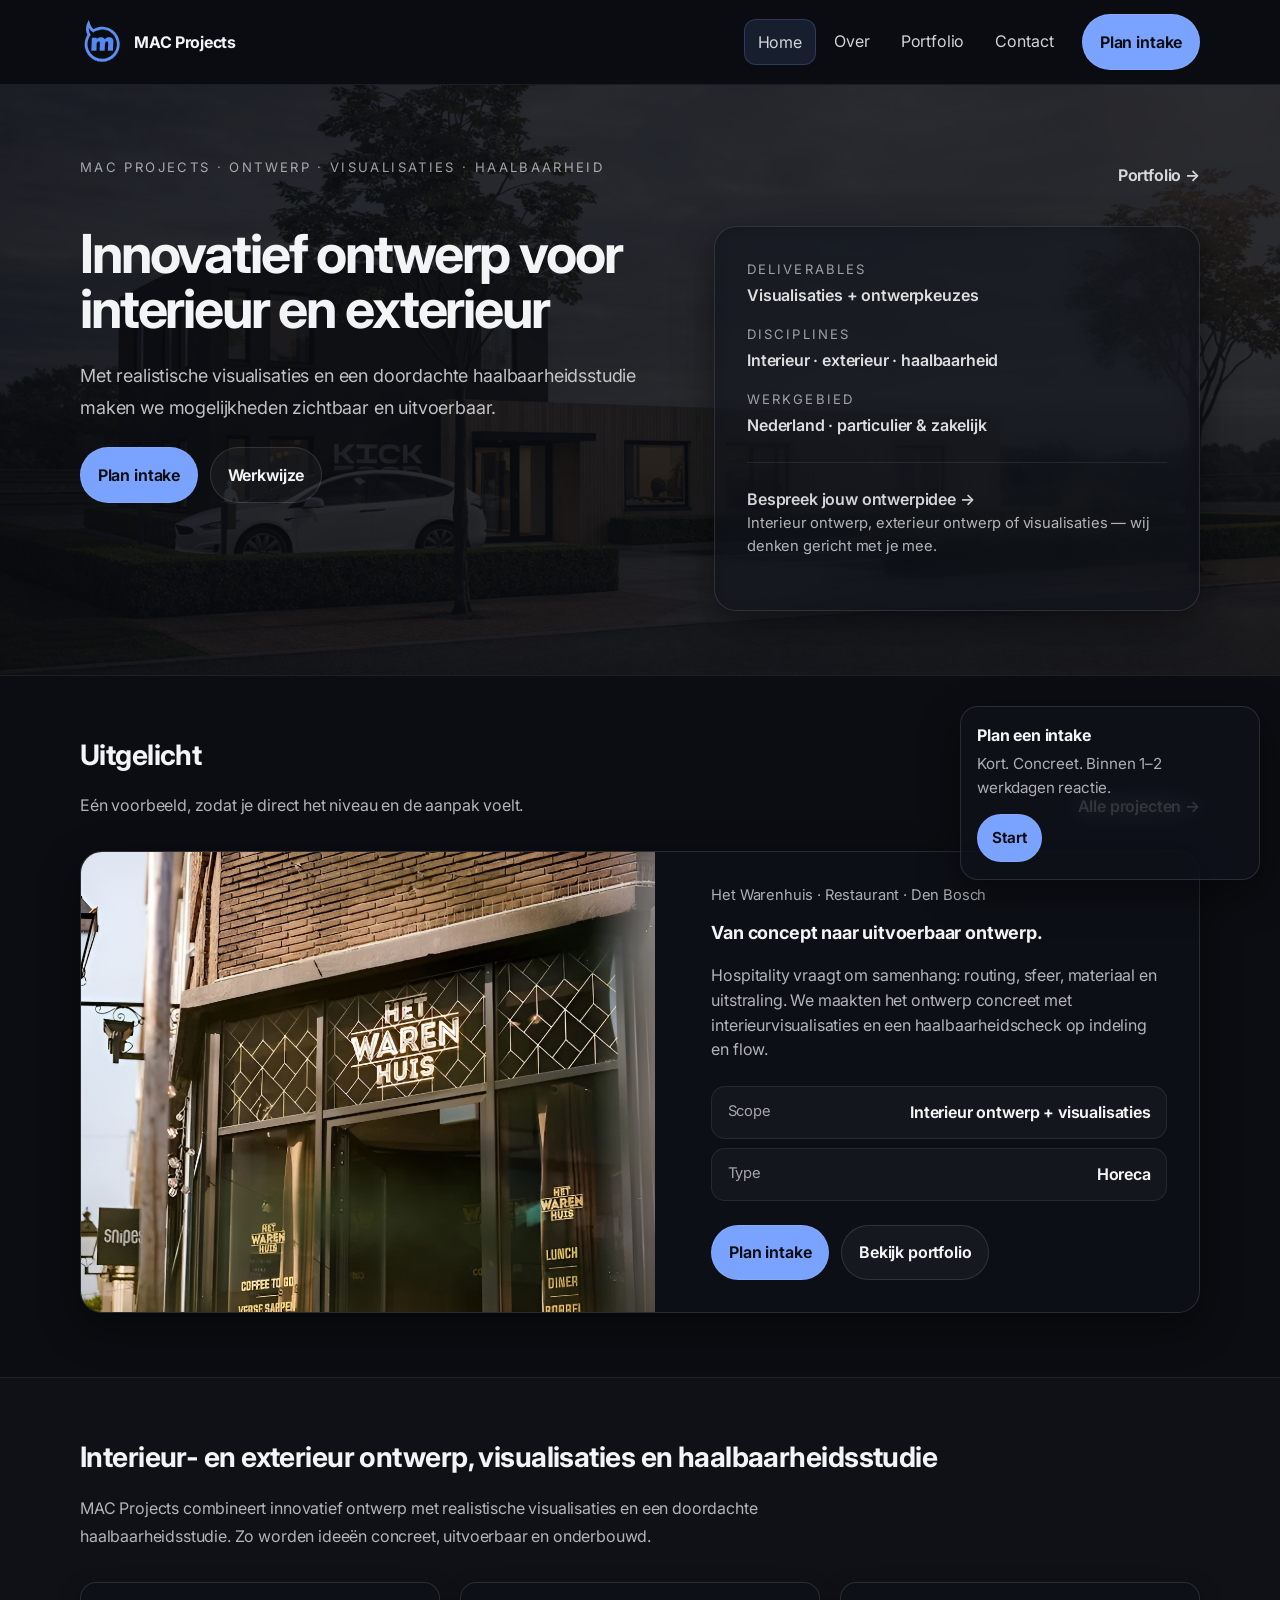
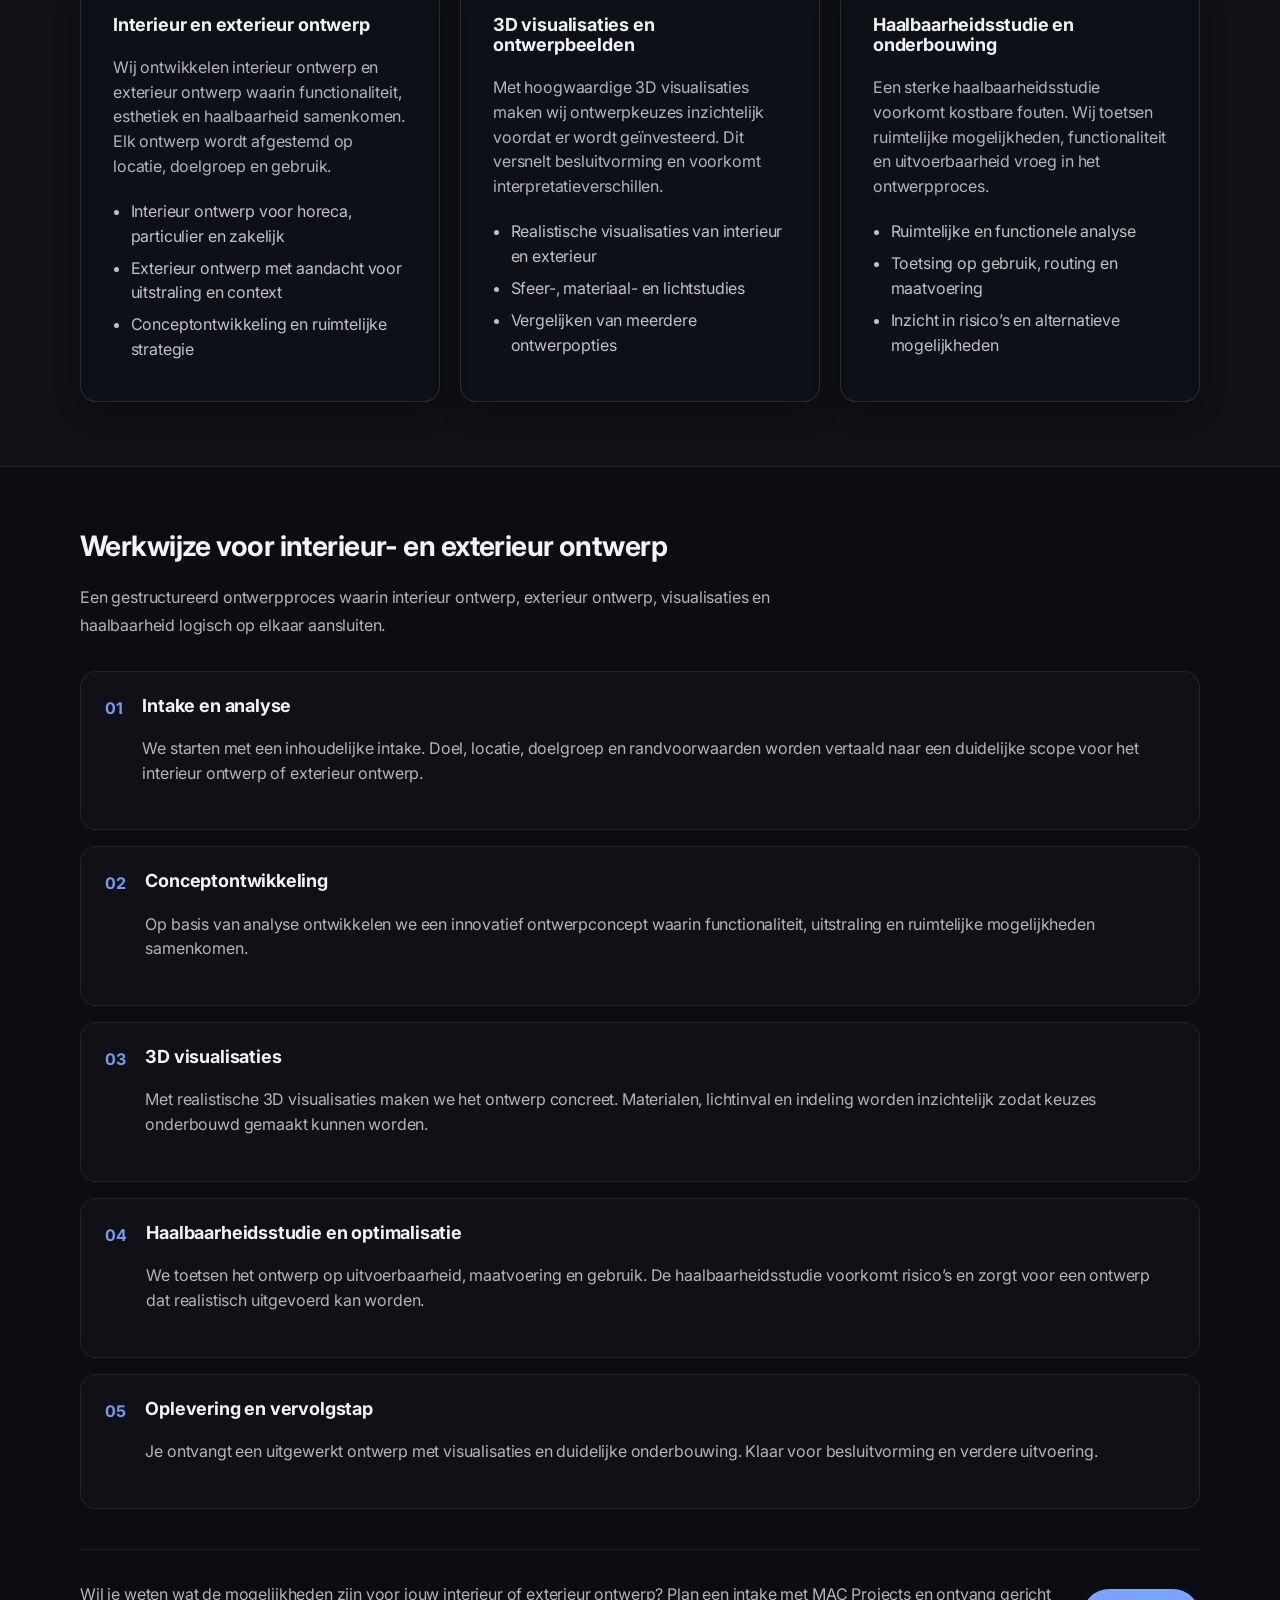
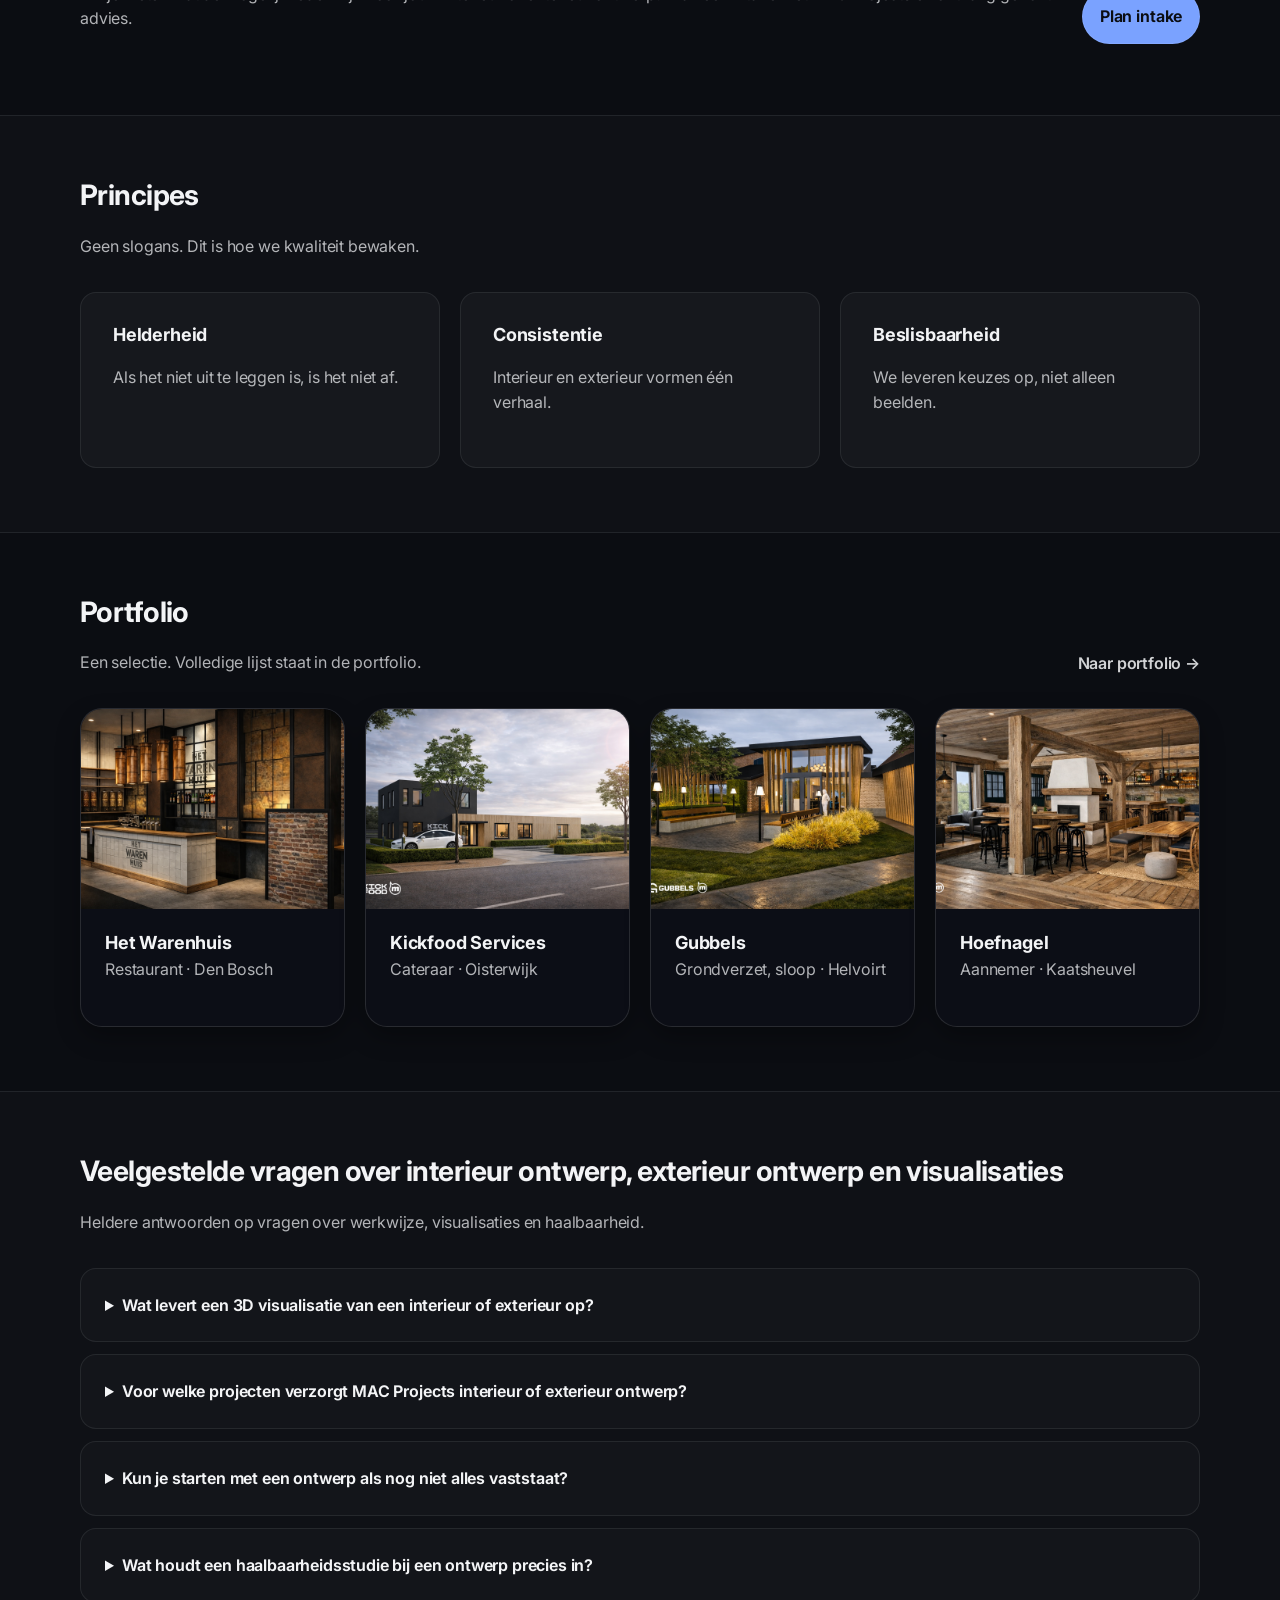
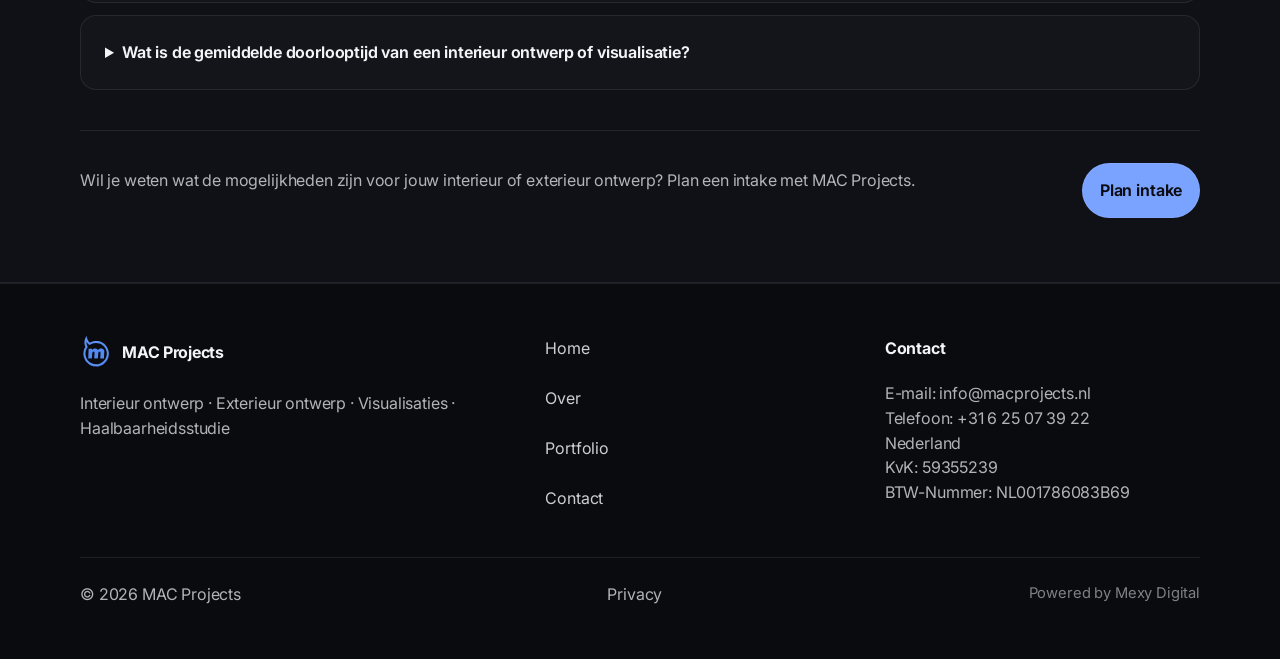
<file: index.html>
<!doctype html>
<html lang="nl">
<head>
    <meta charset="utf-8" />
    <meta name="viewport" content="width=device-width, initial-scale=1" />
    <meta name="theme-color" content="#0B0D12" />

    <title>MAC Projects — Interieur & Exterieur Ontwerp • Visualisaties • Haalbaarheidsstudie</title>
    <meta name="description" content="MAC Projects maakt ontwerpkeuzes zichtbaar met interieur ontwerp, exterieur ontwerp, visualisaties en haalbaarheidsstudie. Eigentijds, innovatief en strak uitgevoerd in Nederland." />

    <meta property="og:title" content="MAC Projects — Ontwerp & Visualisaties" />
    <meta property="og:description" content="Interieur ontwerp, exterieur ontwerp, visualisaties en haalbaarheidsstudie. Helder ontwerp. Snelle besluitvorming." />
    <meta property="og:type" content="website" />
    <meta property="og:locale" content="nl_NL" />
    <meta property="og:image" content="assets/hero.jpg" />

    <link rel="icon" href="assets/logo.svg" type="image/svg+xml" />
    <link rel="stylesheet" href="assets/styles.css" />
</head>

<body>
<a class="skip-link" href="#main">Sla navigatie over</a>

<header class="site-header" data-header>
    <div class="container header-inner">
        <a aria-label='MAC Projects — Home' class='brand' href='index.html'>
            <img class="brand-mark" src="assets/logo.svg" alt="MAC Projects logo" />
            <span class="brand-name">MAC Projects</span>
        </a>

        <nav class="site-nav" aria-label="Hoofdnavigatie">
            <button class="nav-toggle" type="button" data-nav-toggle aria-label="Open menu" aria-expanded="false">
                <span class="nav-toggle-icon" aria-hidden="true"></span>
            </button>

            <ul class="nav-list" data-nav-list>
                <li><a aria-current='page' class='nav-link is-active' href='index.html'>Home</a></li>
                <li><a class='nav-link' href='over.html'>Over</a></li>
                <li><a class='nav-link' href='portfolio.html'>Portfolio</a></li>
                <li><a class='nav-link' href='contact.html'>Contact</a></li>
            </ul>
        </nav>

        <div class="header-cta">
            <a class='btn btn-primary' href='contact.html'>Plan intake</a>
        </div>
    </div>
</header>

<main id="main">
    <section class="hero hero-editorial" aria-label="Intro">
        <div class="hero-bg" aria-hidden="true">
            <img src="assets/images/hero/hero.jpg" alt="" loading="eager" decoding="async" />
        </div>

        <div class="container hero-editorial-inner">
            <div class="hero-topline">
                <p class="kicker">MAC Projects · ontwerp · visualisaties · haalbaarheid</p>
                <a aria-label='Bekijk portfolio' class='hero-link' href='portfolio.html'>Portfolio →</a>
            </div>

            <div class="hero-editorial-grid">
                <div class="hero-editorial-copy">
                    <h1 class="hero-title">
                        Innovatief ontwerp voor interieur en exterieur
                    </h1>

                    <p class="hero-sub">
                        Met realistische visualisaties en een doordachte haalbaarheidsstudie maken we mogelijkheden zichtbaar en uitvoerbaar.
                    </p>

                    <div class="hero-actions">
                        <a class='btn btn-primary' href='contact.html'>Plan intake</a>
                        <a class="btn btn-secondary" href="#process">Werkwijze</a>
                    </div>
                </div>

                <aside class="hero-rail" aria-label="Project snapshot">
                    <div class="hero-rail-card">
                        <dl class="hero-facts">
                            <div class="hero-fact">
                                <dt>Deliverables</dt>
                                <dd>Visualisaties + ontwerpkeuzes</dd>
                            </div>
                            <div class="hero-fact">
                                <dt>Disciplines</dt>
                                <dd>Interieur · exterieur · haalbaarheid</dd>
                            </div>
                            <div class="hero-fact">
                                <dt>Werkgebied</dt>
                                <dd>Nederland · particulier & zakelijk</dd>
                            </div>
                        </dl>

                        <div class="hero-rail-cta">
                            <a aria-label='Bespreek jouw ontwerpidee voor interieur ontwerp, exterieur ontwerp of visualisaties' class='link' href='contact.html'>
                                Bespreek jouw ontwerpidee →
                            </a>
                            <p class="muted small">
                                Interieur ontwerp, exterieur ontwerp of visualisaties — wij denken gericht met je mee.
                            </p>
                        </div>
                    </div>
                </aside>
            </div>
        </div>
    </section>

    <section class="section" aria-label="Uitgelichte case">
        <div class="container">
            <div class="section-head split">
                <div>
                    <h2>Uitgelicht</h2>
                    <p class="sub">
                        Eén voorbeeld, zodat je direct het niveau en de aanpak voelt.
                    </p>
                </div>
                <a aria-label='Bekijk alle cases' class='link' href='portfolio.html#cases'>Alle projecten →</a>
            </div>

            <article class="featured">
                <div class="featured-media">
                    <img src="assets/images/hero/featured-case.jpg" alt="Uitgelichte case visual (placeholder)" loading="lazy" decoding="async" />
                </div>
                <div class="featured-body">
                    <p class="tagline">Het Warenhuis · Restaurant · Den Bosch</p>
                    <h3>Van concept naar uitvoerbaar ontwerp.</h3>
                    <p class="muted">
                        Hospitality vraagt om samenhang: routing, sfeer, materiaal en uitstraling. We maakten het ontwerp
                        concreet met interieurvisualisaties en een haalbaarheidscheck op indeling en flow.
                    </p>

                    <ul class="meta" aria-label="Projectdetails">
                        <li><span>Scope</span><strong>Interieur ontwerp + visualisaties</strong></li>
                        <li><span>Type</span><strong>Horeca</strong></li>
                    </ul>

                    <div class="actions">
                        <a class='btn btn-primary' href='contact.html'>Plan intake</a>
                        <a class='btn btn-secondary' href='portfolio.html#cases'>Bekijk portfolio</a>
                    </div>
                </div>
            </article>
        </div>
    </section>

    <section class="section section-muted" aria-label="Diensten">
        <div class="container">
            <div class="section-head">
                <h2>Interieur- en exterieur ontwerp, visualisaties en haalbaarheidsstudie</h2>
                <p class="sub">
                    MAC Projects combineert innovatief ontwerp met realistische visualisaties en een doordachte haalbaarheidsstudie. Zo worden ideeën concreet, uitvoerbaar en onderbouwd.
                </p>
            </div>

            <div class="grid grid-3">

                <article class="card">
                    <h3>Interieur en exterieur ontwerp</h3>
                    <p class="muted">
                        Wij ontwikkelen interieur ontwerp en exterieur ontwerp waarin functionaliteit, esthetiek en haalbaarheid samenkomen. Elk ontwerp wordt afgestemd op locatie, doelgroep en gebruik.
                    </p>
                    <ul class="list">
                        <li>Interieur ontwerp voor horeca, particulier en zakelijk</li>
                        <li>Exterieur ontwerp met aandacht voor uitstraling en context</li>
                        <li>Conceptontwikkeling en ruimtelijke strategie</li>
                    </ul>
                </article>

                <article class="card">
                    <h3>3D visualisaties en ontwerpbeelden</h3>
                    <p class="muted">
                        Met hoogwaardige 3D visualisaties maken wij ontwerpkeuzes inzichtelijk voordat er wordt geïnvesteerd. Dit versnelt besluitvorming en voorkomt interpretatieverschillen.
                    </p>
                    <ul class="list">
                        <li>Realistische visualisaties van interieur en exterieur</li>
                        <li>Sfeer-, materiaal- en lichtstudies</li>
                        <li>Vergelijken van meerdere ontwerpopties</li>
                    </ul>
                </article>

                <article class="card">
                    <h3>Haalbaarheidsstudie en onderbouwing</h3>
                    <p class="muted">
                        Een sterke haalbaarheidsstudie voorkomt kostbare fouten. Wij toetsen ruimtelijke mogelijkheden, functionaliteit en uitvoerbaarheid vroeg in het ontwerpproces.
                    </p>
                    <ul class="list">
                        <li>Ruimtelijke en functionele analyse</li>
                        <li>Toetsing op gebruik, routing en maatvoering</li>
                        <li>Inzicht in risico’s en alternatieve mogelijkheden</li>
                    </ul>
                </article>

            </div>
        </div>
    </section>

    <section class="section" id="process" aria-label="Werkwijze interieur en exterieur ontwerp">
        <div class="container">
            <div class="section-head">
                <h2>Werkwijze voor interieur- en exterieur ontwerp</h2>
                <p class="sub">
                    Een gestructureerd ontwerpproces waarin interieur ontwerp, exterieur ontwerp, visualisaties en haalbaarheid logisch op elkaar aansluiten.
                </p>
            </div>

            <ol class="steps" aria-label="Processtappen ontwerp en visualisatie">

                <li>
                    <span class="step-nr">01</span>
                    <div>
                        <h3>Intake en analyse</h3>
                        <p class="muted">
                            We starten met een inhoudelijke intake. Doel, locatie, doelgroep en randvoorwaarden worden vertaald naar een duidelijke scope voor het interieur ontwerp of exterieur ontwerp.
                        </p>
                    </div>
                </li>

                <li>
                    <span class="step-nr">02</span>
                    <div>
                        <h3>Conceptontwikkeling</h3>
                        <p class="muted">
                            Op basis van analyse ontwikkelen we een innovatief ontwerpconcept waarin functionaliteit, uitstraling en ruimtelijke mogelijkheden samenkomen.
                        </p>
                    </div>
                </li>

                <li>
                    <span class="step-nr">03</span>
                    <div>
                        <h3>3D visualisaties</h3>
                        <p class="muted">
                            Met realistische 3D visualisaties maken we het ontwerp concreet. Materialen, lichtinval en indeling worden inzichtelijk zodat keuzes onderbouwd gemaakt kunnen worden.
                        </p>
                    </div>
                </li>

                <li>
                    <span class="step-nr">04</span>
                    <div>
                        <h3>Haalbaarheidsstudie en optimalisatie</h3>
                        <p class="muted">
                            We toetsen het ontwerp op uitvoerbaarheid, maatvoering en gebruik. De haalbaarheidsstudie voorkomt risico’s en zorgt voor een ontwerp dat realistisch uitgevoerd kan worden.
                        </p>
                    </div>
                </li>

                <li>
                    <span class="step-nr">05</span>
                    <div>
                        <h3>Oplevering en vervolgstap</h3>
                        <p class="muted">
                            Je ontvangt een uitgewerkt ontwerp met visualisaties en duidelijke onderbouwing. Klaar voor besluitvorming en verdere uitvoering.
                        </p>
                    </div>
                </li>

            </ol>

            <div class="cta-row">
                <p class="muted">
                    Wil je weten wat de mogelijkheden zijn voor jouw interieur of exterieur ontwerp? Plan een intake met MAC Projects en ontvang gericht advies.
                </p>
                <a class='btn btn-primary' href='contact.html'>
                    Plan intake
                </a>
            </div>
        </div>
    </section>

    <section class="section section-muted" aria-label="Principes">
        <div class="container">
            <div class="section-head">
                <h2>Principes</h2>
                <p class="sub">Geen slogans. Dit is hoe we kwaliteit bewaken.</p>
            </div>

            <div class="grid grid-3">
                <article class="card card-quiet">
                    <h3>Helderheid</h3>
                    <p class="muted">Als het niet uit te leggen is, is het niet af.</p>
                </article>
                <article class="card card-quiet">
                    <h3>Consistentie</h3>
                    <p class="muted">Interieur en exterieur vormen één verhaal.</p>
                </article>
                <article class="card card-quiet">
                    <h3>Beslisbaarheid</h3>
                    <p class="muted">We leveren keuzes op, niet alleen beelden.</p>
                </article>
            </div>
        </div>
    </section>

    <section class="section" aria-label="Selectie cases">
        <div class="container">
            <div class="section-head split">
                <div>
                    <h2>Portfolio</h2>
                    <p class="sub">Een selectie. Volledige lijst staat in de portfolio.</p>
                </div>
                <a class='link' href='portfolio.html'>Naar portfolio →</a>
            </div>

            <div class="grid grid-4">
                <article class="case">
                    <a aria-label='Het Warenhuis' class='case-link' href='portfolio.html#cases'>
                        <img src="assets/images/cases/het-warenhuis/1.png" alt="Het Warenhuis (placeholder)" loading="lazy" decoding="async" />
                        <div class="case-body">
                            <h3>Het Warenhuis</h3>
                            <p class="muted">Restaurant · Den Bosch</p>
                        </div>
                    </a>
                </article>

                <article class="case">
                    <a aria-label='Kickfood Services' class='case-link' href='portfolio.html#cases'>
                        <img src="assets/images/cases/kickfood-services/01.jpg" alt="Kickfood Services (placeholder)" loading="lazy" decoding="async" />
                        <div class="case-body">
                            <h3>Kickfood Services</h3>
                            <p class="muted">Cateraar · Oisterwijk</p>
                        </div>
                    </a>
                </article>

                <article class="case">
                    <a aria-label='Gubbels' class='case-link' href='portfolio.html#cases'>
                        <img src="assets/images/cases/gubbels/1.png" alt="Gubbels (placeholder)" loading="lazy" decoding="async" />
                        <div class="case-body">
                            <h3>Gubbels</h3>
                            <p class="muted">Grondverzet, sloop · Helvoirt</p>
                        </div>
                    </a>
                </article>

                <article class="case">
                    <a aria-label='Familie Vermeer' class='case-link' href='portfolio.html#cases'>
                        <img src="assets/images/cases/hoefnagel/03.jpg" alt="Hoefnagel (placeholder)" loading="lazy" decoding="async" />
                        <div class="case-body">
                            <h3>Hoefnagel</h3>
                            <p class="muted">Aannemer · Kaatsheuvel</p>
                        </div>
                    </a>
                </article>
            </div>
        </div>
    </section>

    <section class="section section-muted" aria-label="Veelgestelde vragen over interieur en exterieur ontwerp">
        <div class="container">
            <div class="section-head">
                <h2>Veelgestelde vragen over interieur ontwerp, exterieur ontwerp en visualisaties</h2>
                <p class="sub">
                    Heldere antwoorden op vragen over werkwijze, visualisaties en haalbaarheid.
                </p>
            </div>

            <div class="faq">

                <details class="faq-item">
                    <summary>Wat levert een 3D visualisatie van een interieur of exterieur op?</summary>
                    <div class="faq-body">
                        <p class="muted">
                            Een 3D visualisatie maakt een interieur ontwerp of exterieur ontwerp direct inzichtelijk.
                            Schaal, materialen, lichtinval en routing worden zichtbaar voordat er wordt geïnvesteerd.
                            Dit versnelt besluitvorming en voorkomt interpretatieverschillen tussen opdrachtgever en uitvoerende partijen.
                        </p>
                    </div>
                </details>

                <details class="faq-item">
                    <summary>Voor welke projecten verzorgt MAC Projects interieur of exterieur ontwerp?</summary>
                    <div class="faq-body">
                        <p class="muted">
                            Wij werken aan interieur ontwerp en exterieur ontwerp voor horeca, zakelijke projecten en particuliere opdrachtgevers in Nederland.
                            De focus ligt op projecten waarin keuzes onderbouwd moeten worden en ruimtelijke kwaliteit centraal staat.
                        </p>
                    </div>
                </details>

                <details class="faq-item">
                    <summary>Kun je starten met een ontwerp als nog niet alles vaststaat?</summary>
                    <div class="faq-body">
                        <p class="muted">
                            Ja. Het ontwerpproces start met een analyse van doel, locatie en randvoorwaarden.
                            Vanuit die basis ontwikkelen we een concept en werken we dit uit met visualisaties en een gerichte haalbaarheidsstudie.
                        </p>
                    </div>
                </details>

                <details class="faq-item">
                    <summary>Wat houdt een haalbaarheidsstudie bij een ontwerp precies in?</summary>
                    <div class="faq-body">
                        <p class="muted">
                            Een haalbaarheidsstudie toetst het interieur of exterieur ontwerp op maatvoering, functionaliteit, gebruik, uitvoerbaarheid en budget.
                            Hierdoor worden risico’s vroeg in het proces inzichtelijk en ontstaat een realistisch, uitvoerbaar ontwerp.
                        </p>
                    </div>
                </details>

                <details class="faq-item">
                    <summary>Wat is de gemiddelde doorlooptijd van een interieur ontwerp of visualisatie?</summary>
                    <div class="faq-body">
                        <p class="muted">
                            De doorlooptijd hangt af van de omvang en complexiteit van het project.
                            Tijdens de intake stellen we een duidelijke planning op voor conceptontwikkeling, visualisaties en oplevering.
                        </p>
                    </div>
                </details>

            </div>

            <div class="cta-row">
                <p class="muted">
                    Wil je weten wat de mogelijkheden zijn voor jouw interieur of exterieur ontwerp? Plan een intake met MAC Projects.
                </p>
                <a class='btn btn-primary' href='contact.html'>Plan intake</a>
            </div>
        </div>
    </section>
</main>

<a aria-label='Plan intake' class='mobile-cta' href='contact.html'>Plan intake</a>

<aside class="sticky-cta" aria-label="Plan intake (desktop)">
    <div class="sticky-cta-inner">
        <p class="sticky-title">Plan een intake</p>
        <p class="sticky-sub">Kort. Concreet. Binnen 1–2 werkdagen reactie.</p>
        <a class='btn btn-primary btn-sm' href='contact.html'>Start</a>
    </div>
</aside>

<footer class="site-footer">
    <div class="container footer-grid">
        <div>
            <div class="brand brand-footer">
                <img class="brand-mark" src="assets/logo.svg" alt="" width="24" height="24" />
                <span class="brand-name">MAC Projects</span>
            </div>
            <p class="muted footer-line">Interieur ontwerp · Exterieur ontwerp · Visualisaties · Haalbaarheidsstudie</p>
        </div>

        <nav class="footer-nav" aria-label="Footer navigatie">
            <a href='index.html'>Home</a>
            <a href='over.html'>Over</a>
            <a href='portfolio.html'>Portfolio</a>
            <a href='contact.html'>Contact</a>
        </nav>

        <div class="footer-meta">
            <p><strong>Contact</strong></p>
            <p class="muted">
                E-mail: <a href="mailto:info@macprojects.nl">info@macprojects.nl</a><br />
                Telefoon: <a href="tel:+31625073922">+31 6 25 07 39 22</a><br />
                Nederland<br />
                KvK: 59355239<br />
                BTW-Nummer: NL001786083B69
            </p>
        </div>
    </div>

    <div class="container footer-bottom">
        <p class="muted">© <span data-year></span> MAC Projects</p>
        <p class="muted"><a href="#" aria-label="Privacy placeholder">Privacy</a></p>
        <p class="muted footer-powered">Powered by Mexy Digital</p>
    </div>
</footer>

<script src="assets/script.js" defer></script>
</body>
</html>
</file>
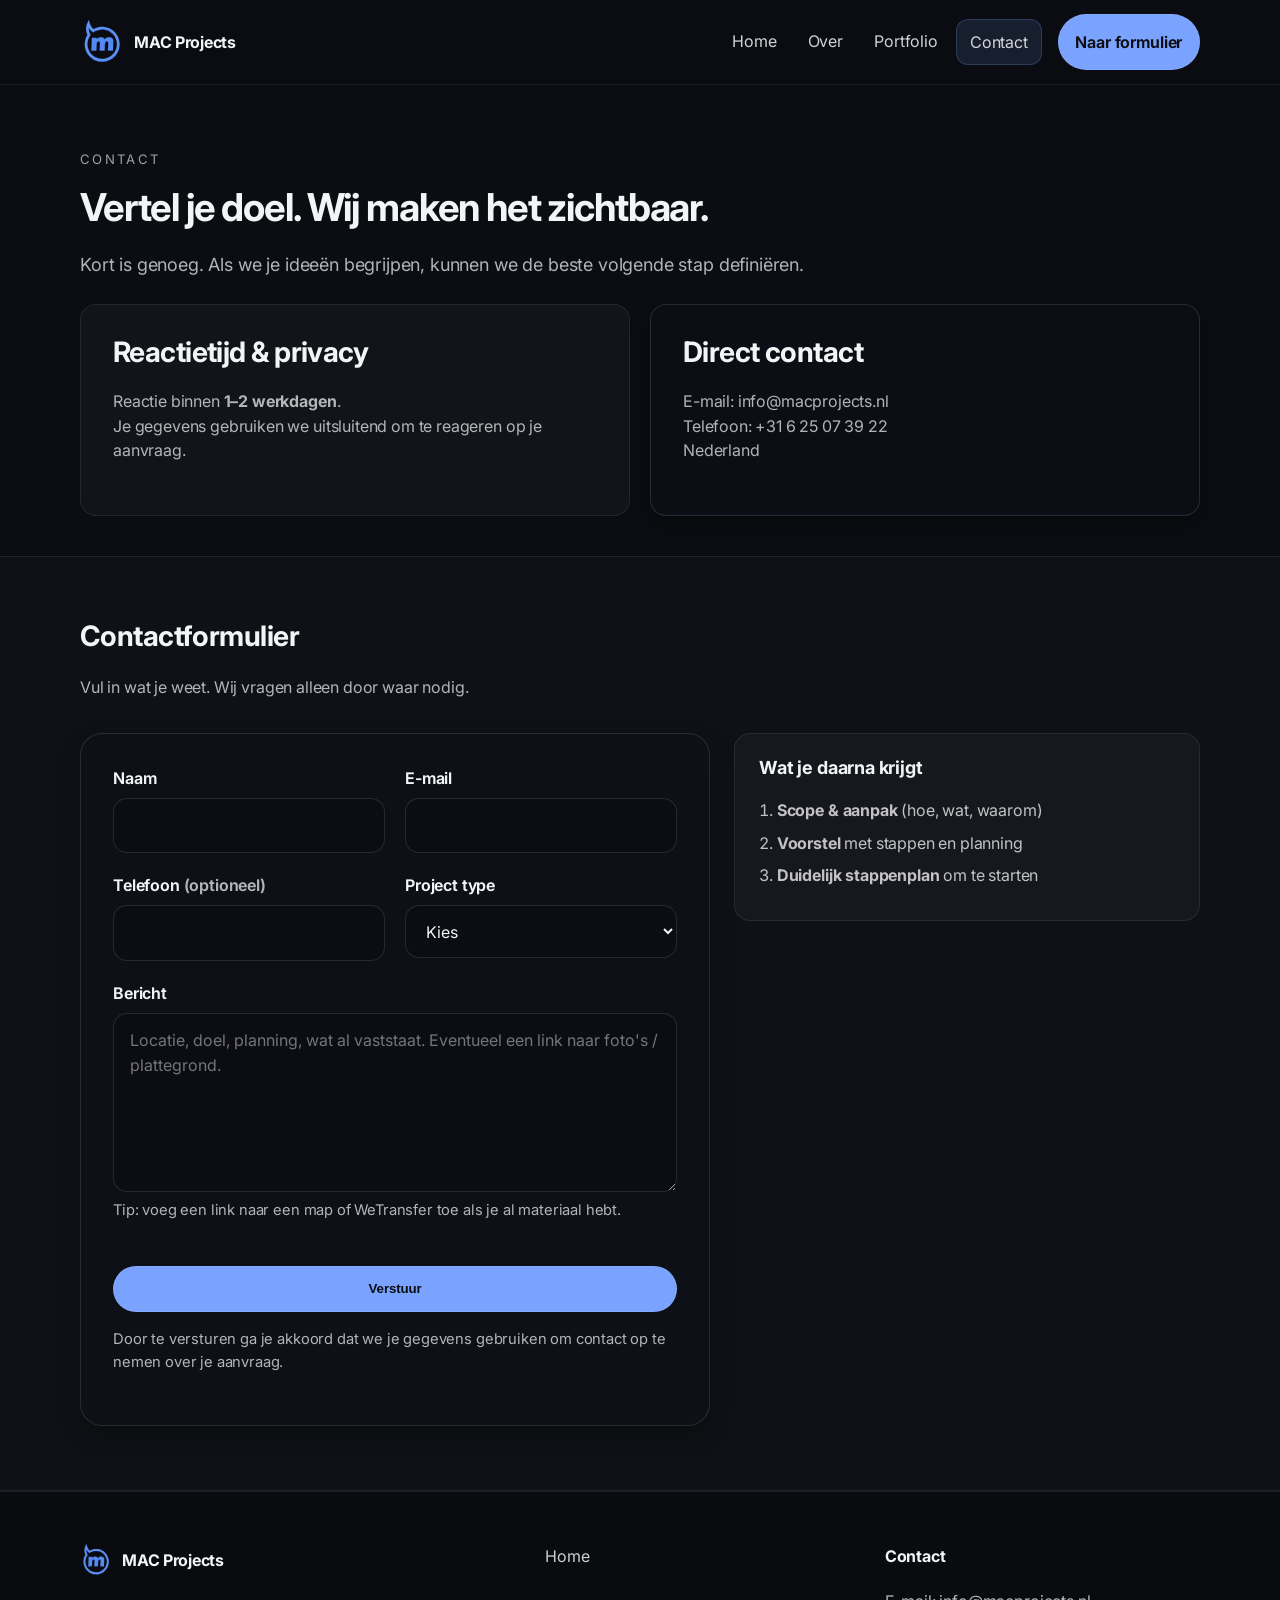
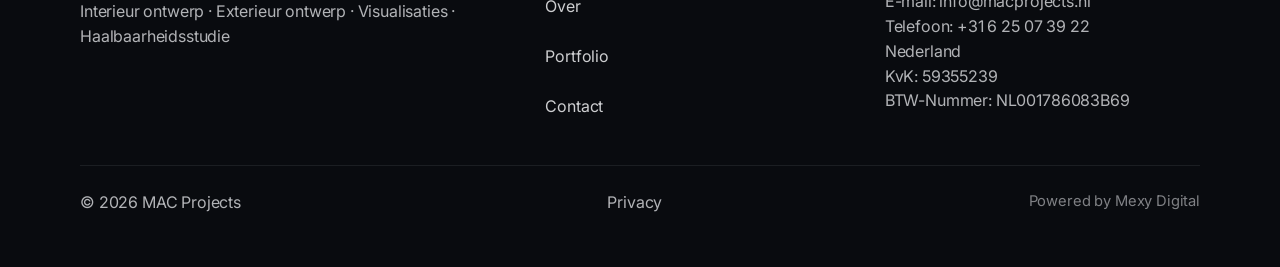
<file: contact.html>
<!doctype html>
<html lang="nl">
<head>
    <meta charset="utf-8" />
    <meta name="viewport" content="width=device-width, initial-scale=1" />
    <meta name="theme-color" content="#0B0D12" />

    <title>Contact — MAC Projects • Plan een intake</title>
    <meta name="description" content="Neem contact op met MAC Projects voor interieur ontwerp, exterieur ontwerp, visualisaties of haalbaarheidsstudie. Reactie binnen 1–2 werkdagen." />

    <meta property="og:title" content="Contact — MAC Projects" />
    <meta property="og:description" content="Plan een korte intake. Vertel je doel. Wij maken de mogelijkheden zichtbaar." />
    <meta property="og:type" content="website" />
    <meta property="og:locale" content="nl_NL" />
    <meta property="og:image" content="assets/hero.jpg" />

    <link rel="icon" href="assets/logo.svg" type="image/svg+xml" />
    <link rel="stylesheet" href="assets/styles.css" />
</head>

<body>
<a class="skip-link" href="#main">Sla navigatie over</a>

<header class="site-header" data-header>
    <div class="container header-inner">
        <a class="brand" href="index.html" aria-label="MAC Projects — Home">
            <img class="brand-mark" src="assets/logo.svg" alt="MAC Projects logo" width="28" height="28" />
            <span class="brand-name">MAC Projects</span>
        </a>

        <nav class="site-nav" aria-label="Hoofdnavigatie">
            <button class="nav-toggle" type="button" data-nav-toggle aria-label="Open menu" aria-expanded="false">
                <span class="nav-toggle-icon" aria-hidden="true"></span>
            </button>

            <ul class="nav-list" data-nav-list>
                <li><a class="nav-link" href="index.html">Home</a></li>
                <li><a class="nav-link" href="over.html">Over</a></li>
                <li><a class="nav-link" href="portfolio.html">Portfolio</a></li>
                <li><a class="nav-link is-active" href="contact.html" aria-current="page">Contact</a></li>
            </ul>
        </nav>

        <div class="header-cta">
            <a class="btn btn-primary" href="#contact-form">Naar formulier</a>
        </div>
    </div>
</header>

<main id="main">
    <section class="page-hero" aria-label="Contact intro">
        <div class="container">
            <p class="kicker">Contact</p>
            <h1>Vertel je doel. Wij maken het zichtbaar.</h1>
            <p class="lead">
                Kort is genoeg. Als we je ideeën begrijpen, kunnen we de beste volgende stap definiëren.
            </p>

            <div class="grid grid-2 mt">
                <article class="card card-quiet">
                    <h2 class="h3">Reactietijd & privacy</h2>
                    <p class="muted">
                        Reactie binnen <strong>1–2 werkdagen</strong>.<br />
                        Je gegevens gebruiken we uitsluitend om te reageren op je aanvraag.
                    </p>
                </article>

                <article class="card">
                    <h2 class="h3">Direct contact</h2>
                    <p class="muted">
                        E-mail: <a href="mailto:info@macprojects.nl">info@macprojects.nl</a><br />
                        Telefoon: <a href="tel:+31625073922">+31 6 25 07 39 22</a><br />
                        Nederland
                    </p>
                </article>
            </div>
        </div>
    </section>

    <section class="section section-muted" aria-label="Formulier">
        <div class="container">
            <div class="section-head">
                <h2 id="contact-form">Contactformulier</h2>
                <p class="sub">Vul in wat je weet. Wij vragen alleen door waar nodig.</p>
            </div>

            <div class="form-wrap">
                <form class="form" data-contact-form novalidate>
                    <div class="form-grid">
                        <div class="field">
                            <label for="name">Naam</label>
                            <input id="name" name="name" type="text" autocomplete="name" required />
                        </div>

                        <div class="field">
                            <label for="email">E-mail</label>
                            <input id="email" name="email" type="email" autocomplete="email" required />
                        </div>

                        <div class="field">
                            <label for="phone">Telefoon <span class="muted">(optioneel)</span></label>
                            <input id="phone" name="phone" type="tel" autocomplete="tel" />
                        </div>

                        <div class="field">
                            <label for="type">Project type</label>
                            <select id="type" name="type" required>
                                <option value="" selected disabled>Kies</option>
                                <option>Interieur ontwerp</option>
                                <option>Exterieur ontwerp</option>
                                <option>Visualisaties</option>
                                <option>Haalbaarheidsstudie</option>
                                <option>Combinatie</option>
                            </select>
                        </div>

                        <div class="field field-full">
                            <label for="message">Bericht</label>
                            <textarea id="message" name="message" rows="6" required
                                      placeholder="Locatie, doel, planning, wat al vaststaat. Eventueel een link naar foto's / plattegrond."></textarea>
                            <p class="muted small">Tip: voeg een link naar een map of WeTransfer toe als je al materiaal hebt.</p>
                        </div>
                    </div>

                    <div class="form-actions">
                        <button class="btn btn-primary" type="submit">Verstuur</button>
                        <p class="muted small">
                            Door te versturen ga je akkoord dat we je gegevens gebruiken om contact op te nemen over je aanvraag.
                        </p>
                    </div>

                    <div class="form-status" role="status" aria-live="polite" data-form-status></div>
                </form>

                <aside class="aside" aria-label="Wat je ontvangt">
                    <div class="card card-quiet">
                        <h3>Wat je daarna krijgt</h3>
                        <ol class="mini">
                            <li><strong>Scope & aanpak</strong> (hoe, wat, waarom)</li>
                            <li><strong>Voorstel</strong> met stappen en planning</li>
                            <li><strong>Duidelijk stappenplan</strong> om te starten</li>
                        </ol>
                    </div>
                </aside>
            </div>
        </div>
    </section>
</main>

<a class="mobile-cta" href="#contact-form" aria-label="Naar contactformulier">Formulier</a>

<footer class="site-footer">
    <div class="container footer-grid">
        <div>
            <div class="brand brand-footer">
                <img class="brand-mark" src="assets/logo.svg" alt="" width="24" height="24" />
                <span class="brand-name">MAC Projects</span>
            </div>
            <p class="muted footer-line">Interieur ontwerp · Exterieur ontwerp · Visualisaties · Haalbaarheidsstudie</p>
        </div>

        <nav class="footer-nav" aria-label="Footer navigatie">
            <a href="index.html">Home</a>
            <a href="over.html">Over</a>
            <a href="portfolio.html">Portfolio</a>
            <a href="contact.html">Contact</a>
        </nav>

        <div class="footer-meta">
            <p><strong>Contact</strong></p>
            <p class="muted">
                E-mail: <a href="mailto:info@macprojects.nl">info@macprojects.nl</a><br />
                Telefoon: <a href="tel:+31625073922">+31 6 25 07 39 22</a><br />
                Nederland<br />
                KvK: 59355239<br />
                BTW-Nummer: NL001786083B69
            </p>
        </div>
    </div>

    <div class="container footer-bottom">
        <p class="muted">© <span data-year></span> MAC Projects</p>
        <p class="muted"><a href="#" aria-label="Privacy placeholder">Privacy</a></p>
        <p class="muted footer-powered">Powered by Mexy Digital</p>
    </div>
</footer>

<script src="assets/script.js" defer></script>
</body>
</html>
</file>
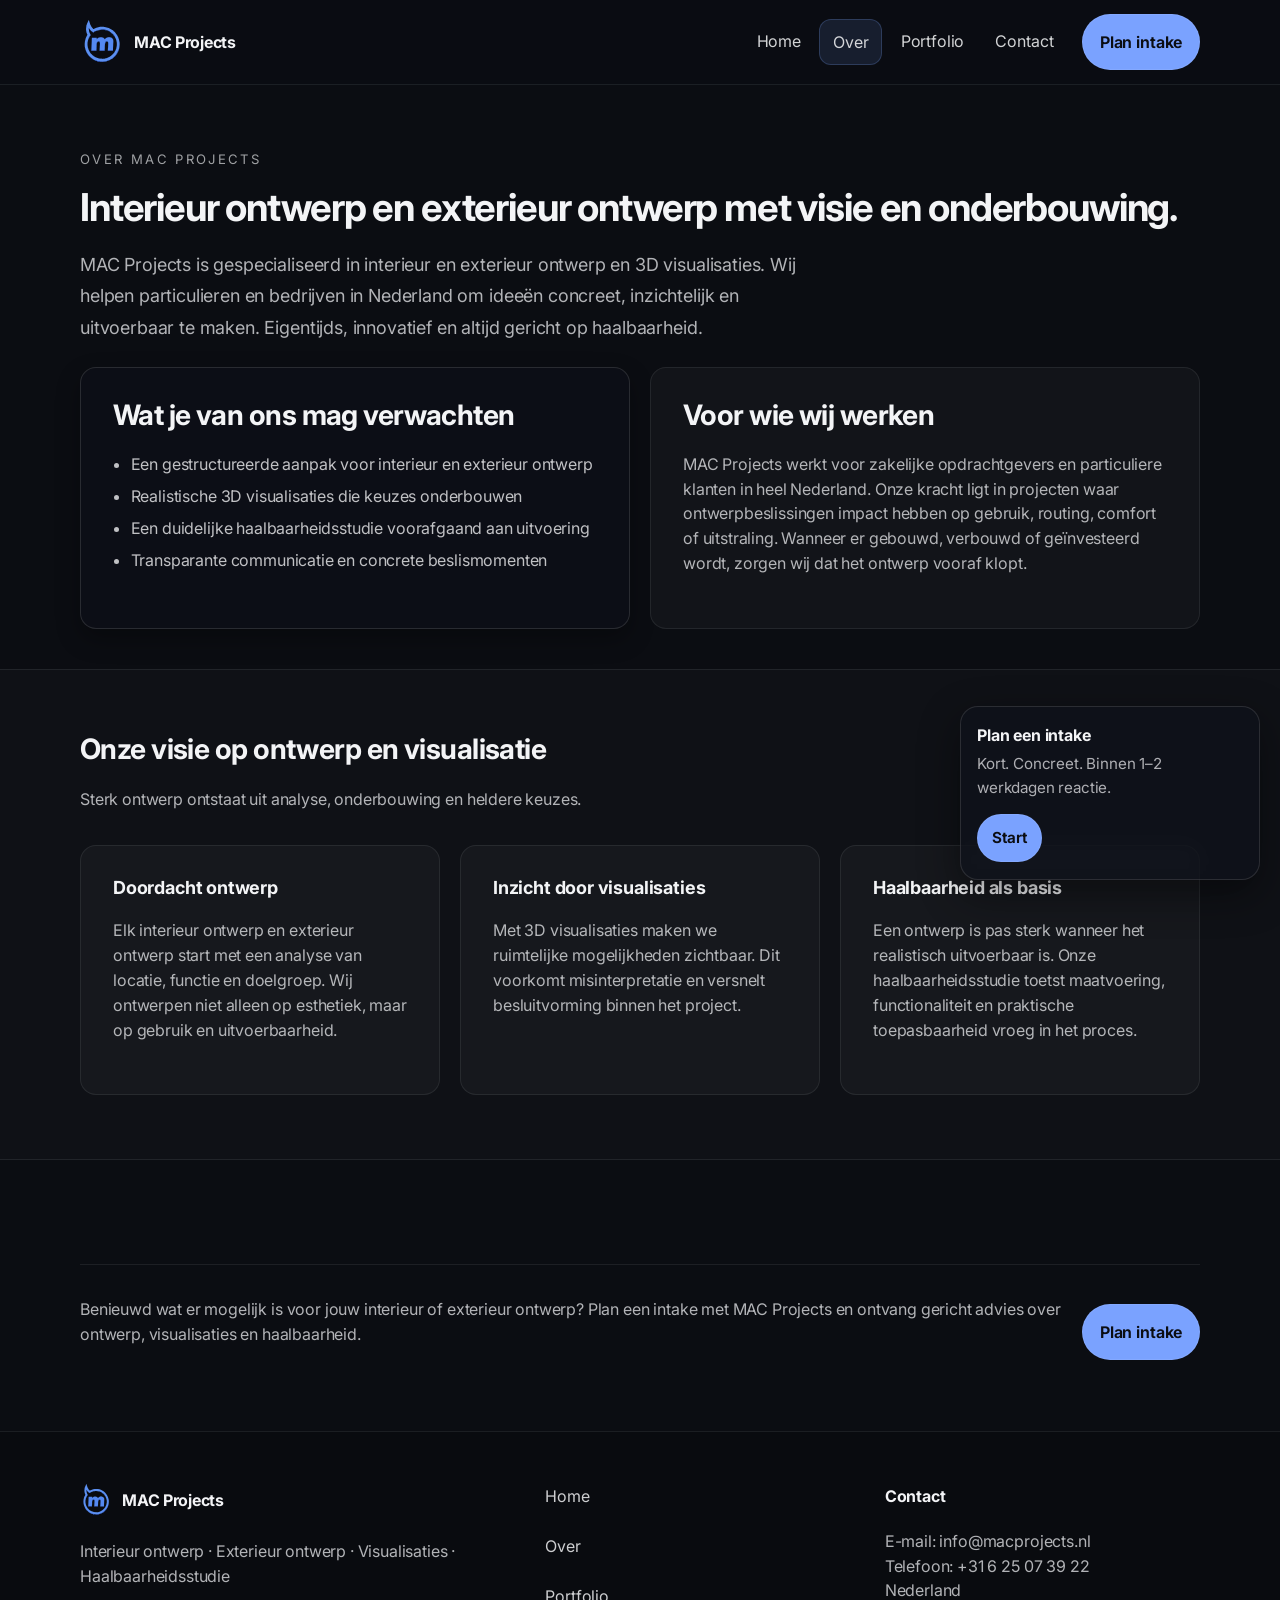
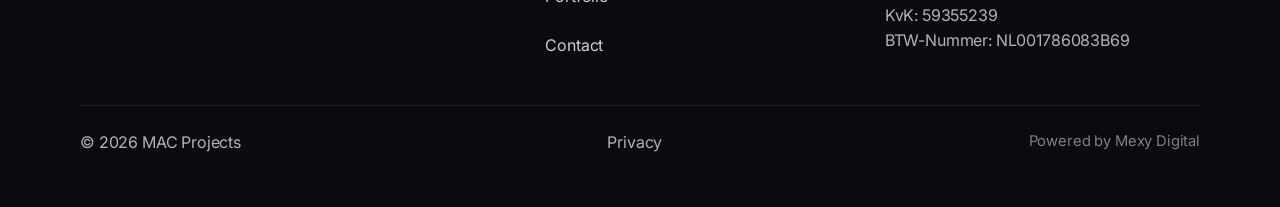
<file: over.html>
<!doctype html>
<html lang="nl">
<head>
    <meta charset="utf-8" />
    <meta name="viewport" content="width=device-width, initial-scale=1" />
    <meta name="theme-color" content="#0B0D12" />

    <title>Over — MAC Projects • Ontwerp en visualisaties in Nederland</title>
    <meta name="description" content="MAC Projects werkt aan interieur ontwerp, exterieur ontwerp, visualisaties en haalbaarheidsstudie. Eigentijds, innovatief en klantgericht. Actief in Nederland." />

    <meta property="og:title" content="Over — MAC Projects" />
    <meta property="og:description" content="Een heldere werkwijze voor ontwerp en visualisaties. Minder ruis, betere keuzes." />
    <meta property="og:type" content="website" />
    <meta property="og:locale" content="nl_NL" />
    <meta property="og:image" content="assets/hero.jpg" />

    <link rel="icon" href="assets/logo.svg" type="image/svg+xml" />
    <link rel="stylesheet" href="assets/styles.css" />
</head>

<body>
<a class="skip-link" href="#main">Sla navigatie over</a>

<header class="site-header" data-header>
    <div class="container header-inner">
        <a class="brand" href="index.html" aria-label="MAC Projects — Home">
            <img class="brand-mark" src="assets/logo.svg" alt="MAC Projects logo" width="28" height="28" />
            <span class="brand-name">MAC Projects</span>
        </a>

        <nav class="site-nav" aria-label="Hoofdnavigatie">
            <button class="nav-toggle" type="button" data-nav-toggle aria-label="Open menu" aria-expanded="false">
                <span class="nav-toggle-icon" aria-hidden="true"></span>
            </button>

            <ul class="nav-list" data-nav-list>
                <li><a class="nav-link" href="index.html">Home</a></li>
                <li><a class="nav-link is-active" href="over.html" aria-current="page">Over</a></li>
                <li><a class="nav-link" href="portfolio.html">Portfolio</a></li>
                <li><a class="nav-link" href="contact.html">Contact</a></li>
            </ul>
        </nav>

        <div class="header-cta">
            <a class="btn btn-primary" href="contact.html">Plan intake</a>
        </div>
    </div>
</header>

<main id="main">
    <section class="page-hero" aria-label="Over MAC Projects">
        <div class="container">
            <p class="kicker">Over MAC Projects</p>
            <h1>Interieur ontwerp en exterieur ontwerp met visie en onderbouwing.</h1>
            <p class="lead">
                MAC Projects is gespecialiseerd in interieur en exterieur ontwerp en 3D visualisaties.
                Wij helpen particulieren en bedrijven in Nederland om ideeën concreet, inzichtelijk en uitvoerbaar te maken.
                Eigentijds, innovatief en altijd gericht op haalbaarheid.
            </p>

            <div class="grid grid-2 mt">
                <article class="card">
                    <h2 class="h3">Wat je van ons mag verwachten</h2>
                    <ul class="list">
                        <li>Een gestructureerde aanpak voor interieur en exterieur ontwerp</li>
                        <li>Realistische 3D visualisaties die keuzes onderbouwen</li>
                        <li>Een duidelijke haalbaarheidsstudie voorafgaand aan uitvoering</li>
                        <li>Transparante communicatie en concrete beslismomenten</li>
                    </ul>
                </article>

                <article class="card card-quiet">
                    <h2 class="h3">Voor wie wij werken</h2>
                    <p class="muted">
                        MAC Projects werkt voor zakelijke opdrachtgevers en particuliere klanten in heel Nederland.
                        Onze kracht ligt in projecten waar ontwerpbeslissingen impact hebben op gebruik, routing, comfort of uitstraling.
                        Wanneer er gebouwd, verbouwd of geïnvesteerd wordt, zorgen wij dat het ontwerp vooraf klopt.
                    </p>
                </article>
            </div>
        </div>
    </section>

    <section class="section section-muted" aria-label="Visie en principes van MAC Projects">
        <div class="container">
            <div class="section-head">
                <h2>Onze visie op ontwerp en visualisatie</h2>
                <p class="sub">
                    Sterk ontwerp ontstaat uit analyse, onderbouwing en heldere keuzes.
                </p>
            </div>

            <div class="grid grid-3">
                <article class="card card-quiet">
                    <h3>Doordacht ontwerp</h3>
                    <p class="muted">
                        Elk interieur ontwerp en exterieur ontwerp start met een analyse van locatie, functie en doelgroep.
                        Wij ontwerpen niet alleen op esthetiek, maar op gebruik en uitvoerbaarheid.
                    </p>
                </article>

                <article class="card card-quiet">
                    <h3>Inzicht door visualisaties</h3>
                    <p class="muted">
                        Met 3D visualisaties maken we ruimtelijke mogelijkheden zichtbaar.
                        Dit voorkomt misinterpretatie en versnelt besluitvorming binnen het project.
                    </p>
                </article>

                <article class="card card-quiet">
                    <h3>Haalbaarheid als basis</h3>
                    <p class="muted">
                        Een ontwerp is pas sterk wanneer het realistisch uitvoerbaar is.
                        Onze haalbaarheidsstudie toetst maatvoering, functionaliteit en praktische toepasbaarheid vroeg in het proces.
                    </p>
                </article>
            </div>
        </div>
    </section>

    <section class="section" aria-label="Volgende stap">
        <div class="container">
            <div class="cta-row">
                <p class="muted">
                    Benieuwd wat er mogelijk is voor jouw interieur of exterieur ontwerp?
                    Plan een intake met MAC Projects en ontvang gericht advies over ontwerp, visualisaties en haalbaarheid.
                </p>
                <a class="btn btn-primary" href="contact.html">Plan intake</a>
            </div>
        </div>
    </section>
</main>

<a class="mobile-cta" href="contact.html" aria-label="Plan intake">Plan intake</a>

<aside class="sticky-cta" aria-label="Plan intake (desktop)">
    <div class="sticky-cta-inner">
        <p class="sticky-title">Plan een intake</p>
        <p class="sticky-sub">Kort. Concreet. Binnen 1–2 werkdagen reactie.</p>
        <a class="btn btn-primary btn-sm" href="contact.html">Start</a>
    </div>
</aside>

<footer class="site-footer">
    <div class="container footer-grid">
        <div>
            <div class="brand brand-footer">
                <img class="brand-mark" src="assets/logo.svg" alt="" width="24" height="24" />
                <span class="brand-name">MAC Projects</span>
            </div>
            <p class="muted footer-line">Interieur ontwerp · Exterieur ontwerp · Visualisaties · Haalbaarheidsstudie</p>
        </div>

        <nav class="footer-nav" aria-label="Footer navigatie">
            <a href="index.html">Home</a>
            <a href="over.html">Over</a>
            <a href="portfolio.html">Portfolio</a>
            <a href="contact.html">Contact</a>
        </nav>

        <div class="footer-meta">
            <p><strong>Contact</strong></p>
            <p class="muted">
                E-mail: <a href="mailto:info@macprojects.nl">info@macprojects.nl</a><br />
                Telefoon: <a href="tel:+31625073922">+31 6 25 07 39 22</a><br />
                Nederland<br />
                KvK: 59355239<br />
                BTW-Nummer: NL001786083B69
            </p>
        </div>
    </div>

    <div class="container footer-bottom">
        <p class="muted">© <span data-year></span> MAC Projects</p>
        <p class="muted"><a href="#" aria-label="Privacy placeholder">Privacy</a></p>
        <p class="muted footer-powered">Powered by Mexy Digital</p>
    </div>
</footer>

<script src="assets/script.js" defer></script>
</body>
</html>
</file>
<file: assets/styles.css>
@import url("https://fonts.googleapis.com/css2?family=Inter:wght@400;500;600;700&display=swap");

:root {
	--bg: #0B0D12;
	--panel: #0F121A;
	--panel-2: #121827;
	--text: #F3F4F6;
	--muted: rgba(243, 244, 246, .72);
	--border: rgba(243, 244, 246, .12);
	--border-2: rgba(243, 244, 246, .08);

	--accent: #7AA2FF;
	--accent-ink: #0B0D12;

	--font: "Inter", ui-sans-serif, system-ui, -apple-system, Segoe UI, Roboto, Helvetica, Arial, "Apple Color Emoji", "Segoe UI Emoji";

	--container: 1120px;

	--r-sm: 12px;
	--r: 16px;
	--r-lg: 22px;

	--s-1: .25rem;
	--s-2: .5rem;
	--s-3: .75rem;
	--s-4: 1rem;
	--s-5: 1.25rem;
	--s-6: 1.5rem;
	--s-7: 2rem;
	--s-8: 2.5rem;
	--s-9: 3.25rem;
	--s-10: 4rem;

	--shadow: 0 14px 40px rgba(0, 0, 0, .45);
	--shadow-soft: 0 10px 24px rgba(0, 0, 0, .30);

	--ease: cubic-bezier(.2, .8, .2, 1);
	--dur: 160ms;

	--h1: clamp(2.2rem, 3vw, 3.1rem);
	--h2: clamp(1.6rem, 2.2vw, 2.2rem);
	--h3: 1.125rem;
	--lead: 1.125rem;
	--small: .92rem;
}

* {
	box-sizing: border-box;
}

html,
body {
	height: 100%;
}

html {
	scroll-behavior: smooth;
}

body {
	margin: 0;
	font-family: var(--font);
	background: var(--bg);
	color: var(--text);
	line-height: 1.55;
	letter-spacing: -0.01em;
}

img {
	max-width: 100%;
	display: block;
}

a {
	color: inherit;
	text-decoration: none;
}

p {
	margin: 0 0 var(--s-5);
}

.container {
	width: min(100% - 2rem, var(--container));
	margin-inline: auto;
}

.skip-link {
	position: absolute;
	left: -999px;
	top: 0;
	background: var(--text);
	color: #000;
	padding: .75rem 1rem;
	border-radius: 10px;
	z-index: 9999;
}

.skip-link:focus {
	left: 1rem;
	top: 1rem;
	outline: none;
}

:focus-visible {
	outline: 2px solid var(--accent);
	outline-offset: 3px;
	border-radius: 10px;
}

h1,
h2,
h3 {
	margin: 0 0 var(--s-5);
	line-height: 1.12;
}

h1 {
	font-size: var(--h1);
	letter-spacing: -0.03em;
}

h2 {
	font-size: var(--h2);
	letter-spacing: -0.02em;
}

h3 {
	font-size: var(--h3);
	letter-spacing: -0.01em;
}

.lead {
	font-size: var(--lead);
	color: var(--muted);
	max-width: 66ch;
	line-height: 1.75;
}

.muted {
	color: var(--muted);
}

.small {
	font-size: var(--small);
}

.kicker {
	margin: 0 0 var(--s-4);
	color: rgba(243, 244, 246, .64);
	letter-spacing: .18em;
	text-transform: uppercase;
	font-size: .82rem;
}

.link {
	color: rgba(243, 244, 246, .86);
	font-weight: 600;
	letter-spacing: -0.01em;
}

.link:hover {
	color: var(--text);
}

.site-header {
	position: sticky;
	top: 0;
	z-index: 50;
	background: rgba(11, 13, 18, .72);
	backdrop-filter: blur(10px);
	border-bottom: 1px solid var(--border-2);
}

.site-header.is-scrolled {
	background: rgba(11, 13, 18, .86);
	border-bottom-color: var(--border);
}

.header-inner {
	display: grid;
	grid-template-columns: 1fr auto auto;
	align-items: center;
	gap: var(--s-4);
	padding: .9rem 0;
}

.brand {
	display: inline-flex;
	align-items: center;
	gap: .65rem;
}

.brand-mark {
	height: 44px;
	width: auto;
	display: block;
	object-fit: contain;
}

.brand-name {
	font-weight: 700;
	letter-spacing: -0.02em;
}

.brand-footer .brand-mark {
	height: 32px;
	width: auto;
}

.nav-toggle {
	width: 44px;
	height: 44px;
	background: transparent;
	border: 1px solid var(--border);
	border-radius: 12px;
	color: var(--text);
	display: inline-flex;
	align-items: center;
	justify-content: center;
}

.nav-toggle-icon {
	width: 18px;
	height: 12px;
	position: relative;
}

.nav-toggle-icon::before,
.nav-toggle-icon::after {
	content: "";
	position: absolute;
	left: 0;
	right: 0;
	height: 2px;
	background: rgba(243, 244, 246, .9);
	border-radius: 999px;
	transition: transform var(--dur) var(--ease), top var(--dur) var(--ease);
}

.nav-toggle-icon::before {
	top: 0;
}

.nav-toggle-icon::after {
	top: 10px;
}

.site-nav {
	position: relative;
}

.nav-list {
	list-style: none;
	padding: .5rem;
	margin: 0;
	position: absolute;
	right: 0;
	top: calc(100% + .75rem);
	width: min(84vw, 320px);
	border-radius: 16px;
	border: 1px solid var(--border);
	background: rgba(15, 18, 26, .95);
	box-shadow: var(--shadow-soft);
	display: none;
}

.nav-list.is-open {
	display: block;
}

.nav-link {
	display: block;
	padding: .85rem .9rem;
	border-radius: 12px;
	color: rgba(243, 244, 246, .86);
}

.nav-link:hover {
	background: rgba(243, 244, 246, .05);
}

.nav-link.is-active {
	background: rgba(122, 162, 255, .12);
	border: 1px solid rgba(122, 162, 255, .22);
}

.header-cta {
	display: none;
}

.btn {
	display: inline-flex;
	align-items: center;
	justify-content: center;
	padding: .9rem 1.05rem;
	border-radius: 999px;
	border: 1px solid transparent;
	font-weight: 650;
	letter-spacing: -0.01em;
	transition: transform var(--dur) var(--ease), background var(--dur) var(--ease), border-color var(--dur) var(--ease);
	white-space: nowrap;
}

.btn:active {
	transform: translateY(1px);
}

.btn-primary {
	background: var(--accent);
	color: var(--accent-ink);
	border-color: rgba(255, 255, 255, .08);
}

.btn-primary:hover {
	transform: translateY(-1px);
}

.btn-secondary {
	background: rgba(243, 244, 246, .04);
	border-color: var(--border);
	color: var(--text);
}

.btn-secondary:hover {
	background: rgba(243, 244, 246, .06);
}

.btn-sm {
	padding: .72rem .9rem;
	font-size: .95rem;
}

.section {
	padding: var(--s-10) 0;
}

.section-muted {
	border-top: 1px solid var(--border-2);
	border-bottom: 1px solid var(--border-2);
	background: rgba(243, 244, 246, .02);
}

.section-head {
	margin-bottom: var(--s-7);
}

.section-head.split {
	display: flex;
	align-items: flex-end;
	justify-content: space-between;
	gap: var(--s-6);
}

.sub {
	margin: 0;
	color: var(--muted);
	max-width: 72ch;
	line-height: 1.75;
}

.hero {
	padding: var(--s-10) 0 var(--s-9);
}

.hero-grid {
	display: grid;
	gap: var(--s-8);
}

.actions {
	display: flex;
	flex-wrap: wrap;
	gap: .75rem;
	margin-top: var(--s-6);
}

.proof {
	margin: var(--s-7) 0 0;
	padding: var(--s-6) 0 0;
	border-top: 1px solid var(--border-2);
	display: grid;
	gap: var(--s-4);
}

.proof-item dt {
	font-size: .82rem;
	letter-spacing: .16em;
	text-transform: uppercase;
	color: rgba(243, 244, 246, .62);
}

.proof-item dd {
	margin: .25rem 0 0;
	font-weight: 600;
}

.frame {
	border-radius: var(--r-lg);
	overflow: hidden;
	border: 1px solid var(--border);
	background: rgba(243, 244, 246, .02);
	box-shadow: var(--shadow);
}

.frame img {
	width: 100%;
	height: min(52vh, 520px);
	object-fit: cover;
}

.caption {
	padding: var(--s-5);
	border-top: 1px solid var(--border-2);
	color: rgba(243, 244, 246, .62);
	font-size: var(--small);
}

.featured {
	display: grid;
	gap: var(--s-6);
	border-radius: var(--r-lg);
	overflow: hidden;
	border: 1px solid var(--border);
	background: rgba(15, 18, 26, .65);
	box-shadow: var(--shadow);
}

.featured-media img {
	width: 100%;
	height: 320px;
	object-fit: cover;
}

.featured-body {
	padding: var(--s-7);
}

.tagline {
	margin: 0 0 var(--s-4);
	color: rgba(243, 244, 246, .70);
	font-size: var(--small);
}

.meta {
	list-style: none;
	padding: 0;
	margin: var(--s-6) 0 0;
	display: grid;
	gap: .6rem;
}

.meta li {
	display: flex;
	justify-content: space-between;
	gap: var(--s-4);
	padding: .8rem .95rem;
	border-radius: 14px;
	border: 1px solid var(--border-2);
	background: rgba(243, 244, 246, .03);
}

.meta li span {
	color: rgba(243, 244, 246, .65);
	font-size: var(--small);
}

.meta li strong {
	font-weight: 650;
}

.grid {
	display: grid;
	gap: var(--s-5);
}

.grid-2 {
	grid-template-columns: 1fr;
}

.grid-3 {
	grid-template-columns: 1fr;
}

.grid-4 {
	grid-template-columns: 1fr;
}

.card {
	border-radius: var(--r);
	border: 1px solid var(--border);
	background: rgba(15, 18, 26, .55);
	padding: var(--s-7);
	box-shadow: var(--shadow-soft);
}

.card-quiet {
	background: rgba(243, 244, 246, .03);
	border-color: var(--border-2);
	box-shadow: none;
}

.list {
	margin: var(--s-5) 0 0;
	padding-left: 1.1rem;
	color: rgba(243, 244, 246, .78);
}

.list li {
	margin: .45rem 0;
}

.steps {
	list-style: none;
	padding: 0;
	margin: 0;
	display: grid;
	gap: var(--s-4);
}

.steps li {
	display: grid;
	grid-template-columns: auto 1fr;
	gap: var(--s-5);
	padding: var(--s-6);
	border-radius: var(--r);
	border: 1px solid var(--border-2);
	background: rgba(243, 244, 246, .02);
}

.step-nr {
	font-weight: 700;
	color: rgba(122, 162, 255, .95);
	letter-spacing: -0.02em;
}

.cta-row {
	margin-top: var(--s-8);
	padding-top: var(--s-7);
	border-top: 1px solid var(--border-2);
	display: grid;
	gap: var(--s-4);
	align-items: center;
}

.page-hero {
	padding: var(--s-10) 0 var(--s-8);
}

.mt {
	margin-top: var(--s-6);
}

.filters {
	margin-top: var(--s-6);
	display: flex;
	flex-wrap: wrap;
	gap: .5rem;
}

.filter {
	appearance: none;
	border: 1px solid var(--border);
	background: rgba(243, 244, 246, .03);
	color: rgba(243, 244, 246, .86);
	padding: .55rem .75rem;
	border-radius: 999px;
	font-weight: 650;
	font-size: .92rem;
	cursor: pointer;
}

.filter:hover {
	background: rgba(243, 244, 246, .05);
}

.filter.is-active {
	background: rgba(122, 162, 255, .14);
	border-color: rgba(122, 162, 255, .24);
}

.case-grid {
	display: grid;
	gap: var(--s-5);
}

.case-card {
	border-radius: var(--r-lg);
	overflow: hidden;
	border: 1px solid var(--border);
	background: rgba(15, 18, 26, .55);
	box-shadow: var(--shadow-soft);
}

.case-card img {
	width: 100%;
	height: 220px;
	object-fit: cover;
}

.case-content {
	padding: var(--s-7);
}

.case-meta {
	margin: var(--s-5) 0 0;
	padding: 0;
	list-style: none;
	display: grid;
	gap: .35rem;
	color: rgba(243, 244, 246, .72);
	font-size: var(--small);
}

.case {
	border-radius: var(--r-lg);
	border: 1px solid var(--border);
	overflow: hidden;
	background: rgba(15, 18, 26, .55);
	box-shadow: var(--shadow-soft);
}

.case-link {
	display: block;
	height: 100%;
}

.case img {
	width: 100%;
	height: 200px;
	object-fit: cover;
}

.case-body {
	padding: var(--s-6);
}

.case-body h3 {
	margin-bottom: .25rem;
}

.faq {
	display: grid;
	gap: .75rem;
}

.faq-item {
	border-radius: var(--r);
	border: 1px solid var(--border-2);
	background: rgba(243, 244, 246, .02);
	padding: .25rem;
}

.faq-item summary {
	cursor: pointer;
	padding: var(--s-5);
	border-radius: calc(var(--r) - 6px);
	font-weight: 650;
}

.faq-item summary:hover {
	background: rgba(243, 244, 246, .04);
}

.faq-body {
	padding: 0 var(--s-5) var(--s-5);
}

.form-wrap {
	display: grid;
	gap: var(--s-6);
	align-items: start;
}

.form {
	border-radius: var(--r-lg);
	border: 1px solid var(--border);
	background: rgba(15, 18, 26, .55);
	padding: var(--s-7);
	box-shadow: var(--shadow-soft);
}

.form-grid {
	display: grid;
	grid-template-columns: 1fr;
	gap: var(--s-5);
}

.field label {
	display: inline-block;
	margin-bottom: .45rem;
	font-weight: 650;
}

input,
textarea,
select {
	width: 100%;
	padding: .9rem 1rem;
	border-radius: 14px;
	border: 1px solid var(--border);
	background: rgba(11, 13, 18, .60);
	color: var(--text);
	font: inherit;
}

textarea::placeholder {
	color: rgba(243, 244, 246, .45);
}

.field-full {
	grid-column: 1 / -1;
}

.form-actions {
	display: grid;
	gap: var(--s-4);
	margin-top: var(--s-6);
}

.form-status {
	margin-top: var(--s-5);
	padding: var(--s-5);
	border-radius: 14px;
	border: 1px dashed rgba(243, 244, 246, .22);
	color: rgba(243, 244, 246, .86);
	display: none;
}

.form-status.is-visible {
	display: block;
}

.form-status.is-success {
	border-style: solid;
	border-color: rgba(122, 162, 255, .30);
	background: rgba(122, 162, 255, .10);
}

.form-status.is-error {
	border-style: solid;
	border-color: rgba(255, 107, 107, .35);
	background: rgba(255, 107, 107, .08);
}

.aside .card {
	padding: var(--s-6);
}

.mini {
	margin: 0;
	padding-left: 1.1rem;
	color: rgba(243, 244, 246, .78);
}

.mini li {
	margin: .5rem 0;
}

.site-footer {
	padding: var(--s-9) 0 var(--s-7);
	border-top: 1px solid var(--border-2);
	background: rgba(0, 0, 0, .12);
}

.footer-grid {
	display: grid;
	gap: var(--s-6);
}

.footer-line {
	margin-top: var(--s-4);
	max-width: 56ch;
}

.footer-nav {
	display: grid;
	gap: .65rem;
}

.footer-nav a {
	color: rgba(243, 244, 246, .84);
}

.footer-nav a:hover {
	color: var(--text);
}

.footer-bottom {
	margin-top: var(--s-7);
	padding-top: var(--s-6);
	border-top: 1px solid var(--border-2);
	display: flex;
	justify-content: space-between;
	gap: var(--s-6);
	flex-wrap: wrap;
}

.mobile-cta {
	position: fixed;
	left: 1rem;
	right: 1rem;
	bottom: 1rem;
	z-index: 60;
	padding: .95rem 1rem;
	text-align: center;
	border-radius: 999px;
	background: rgba(243, 244, 246, .06);
	border: 1px solid var(--border);
	backdrop-filter: blur(10px);
	box-shadow: var(--shadow-soft);
	font-weight: 650;
}

.sticky-cta {
	display: none;
}

@media (min-width: 640px) {
	.grid-2 {
		grid-template-columns: repeat(2, 1fr);
	}

	.grid-3 {
		grid-template-columns: repeat(3, 1fr);
	}

	.grid-4 {
		grid-template-columns: repeat(2, 1fr);
	}

	.case-grid {
		grid-template-columns: repeat(2, 1fr);
	}

	.form-grid {
		grid-template-columns: repeat(2, 1fr);
	}

	.cta-row {
		grid-template-columns: 1fr auto;
	}

	.proof {
		grid-template-columns: repeat(2, 1fr);
	}
}

@media (min-width: 1024px) {
	.nav-toggle {
		display: none;
	}

	.nav-list {
		position: static;
		display: flex !important;
		width: auto;
		gap: .35rem;
		border: 0;
		padding: 0;
		background: transparent;
		box-shadow: none;
	}

	.nav-link {
		padding: .6rem .8rem;
	}

	.header-cta {
		display: block;
	}

	.hero-grid {
		grid-template-columns: 1.05fr .95fr;
		align-items: center;
	}

	.featured {
		grid-template-columns: 1.05fr .95fr;
	}

	.featured-media img {
		height: 100%;
		min-height: 420px;
	}

	.grid-4 {
		grid-template-columns: repeat(4, 1fr);
	}

	.case-grid {
		grid-template-columns: repeat(3, 1fr);
	}

	.footer-grid {
		grid-template-columns: 1.4fr 1fr 1fr;
	}

	.form-wrap {
		grid-template-columns: 1.15fr .85fr;
	}

	.mobile-cta {
		display: none;
	}

	.sticky-cta {
		display: block;
		position: fixed;
		right: 1.25rem;
		bottom: 1.25rem;
		z-index: 60;
		width: 300px;
	}

	.sticky-cta-inner {
		padding: 1rem 1rem 1.05rem;
		border-radius: 18px;
		border: 1px solid var(--border);
		background: rgba(15, 18, 26, .82);
		backdrop-filter: blur(10px);
		box-shadow: var(--shadow);
	}

	.sticky-title {
		margin: 0;
		font-weight: 700;
	}

	.sticky-sub {
		margin: .25rem 0 .9rem;
		color: rgba(243, 244, 246, .70);
		font-size: .95rem;
	}
}

@media (prefers-reduced-motion: reduce) {
	html {
		scroll-behavior: auto;
	}

	.btn,
	.nav-toggle-icon::before,
	.nav-toggle-icon::after {
		transition: none;
	}
}

.hero-editorial {
	position: relative;
	padding: var(--s-10) 0 var(--s-9);
	border-bottom: 1px solid var(--border-2);
	overflow: hidden;
}

.hero-bg {
	position: absolute;
	inset: 0;
	z-index: 0;
	opacity: .34;
}

.hero-bg::after {
	content: "";
	position: absolute;
	inset: 0;
	background: rgba(11, 13, 18, .62);
}

.hero-bg img {
	width: 100%;
	height: 100%;
	object-fit: cover;
	transform: scale(1.02);
	filter: contrast(1.05) saturate(.9);
}

.hero-editorial-inner {
	position: relative;
	z-index: 1;
}

.hero-topline {
	display: flex;
	align-items: center;
	justify-content: space-between;
	gap: var(--s-6);
	margin-bottom: var(--s-7);
}

.hero-link {
	font-weight: 650;
	color: rgba(243, 244, 246, .86);
	letter-spacing: -0.01em;
}

.hero-link:hover {
	color: var(--text);
}

.hero-editorial-grid {
	display: grid;
	gap: var(--s-7);
}

.hero-title {
	font-size: clamp(2.4rem, 4.2vw, 4.1rem);
	letter-spacing: -0.04em;
	line-height: 1.03;
	margin-bottom: var(--s-6);
}

.hero-sub {
	margin: 0;
	color: rgba(243, 244, 246, .78);
	font-size: var(--lead);
	line-height: 1.75;
	max-width: 62ch;
}

.hero-actions {
	display: flex;
	flex-wrap: wrap;
	gap: .75rem;
	margin-top: var(--s-6);
}

.hero-rail {
	width: 100%;
}

.hero-rail-card {
	border-radius: var(--r-lg);
	border: 1px solid var(--border);
	background: rgba(15, 18, 26, .72);
	backdrop-filter: blur(10px);
	box-shadow: var(--shadow);
	padding: var(--s-7);
}

.hero-rail-title {
	margin: 0 0 var(--s-5);
	font-weight: 700;
	letter-spacing: -0.02em;
}

.hero-facts {
	margin: 0;
	display: grid;
	gap: var(--s-4);
}

.hero-fact dt {
	font-size: .82rem;
	letter-spacing: .16em;
	text-transform: uppercase;
	color: rgba(243, 244, 246, .62);
	margin-bottom: .25rem;
}

.hero-fact dd {
	margin: 0;
	font-weight: 600;
	color: rgba(243, 244, 246, .90);
}

.hero-rail-cta {
	margin-top: var(--s-6);
	padding-top: var(--s-6);
	border-top: 1px solid var(--border-2);
}

@media (min-width: 1024px) {
	.hero-editorial {
		padding: calc(var(--s-10) + .5rem) 0 var(--s-10);
	}

	.hero-editorial-grid {
		grid-template-columns: 1.1fr .9fr;
		align-items: start;
		gap: var(--s-8);
	}

	.hero-rail-card {
		position: sticky;
		top: 92px;
	}
}

.case-card img {
	display: block;
}

.case-media-btn {
	all: unset;
	display: block;
	width: 100%;
	cursor: pointer;
	position: relative;
}

.case-media-btn:focus-visible {
	outline: 2px solid var(--accent);
	outline-offset: 3px;
	border-radius: var(--r-lg);
}

.case-media-btn img {
	width: 100%;
	height: 220px;
	object-fit: cover;
}

.case-media-overlay {
	position: absolute;
	left: 12px;
	bottom: 12px;
	padding: .45rem .65rem;
	border-radius: 999px;
	background: rgba(11, 13, 18, .70);
	border: 1px solid rgba(243, 244, 246, .18);
	color: rgba(243, 244, 246, .92);
	font-size: .9rem;
	font-weight: 650;
	backdrop-filter: blur(10px);
	opacity: 0;
	transform: translateY(2px);
	transition: opacity var(--dur) var(--ease), transform var(--dur) var(--ease);
}

.case-media-btn:hover .case-media-overlay {
	opacity: 1;
	transform: translateY(0);
}

.modal[hidden] {
	display: none;
}

.modal {
	position: fixed;
	inset: 0;
	z-index: 1000;
}

.modal-backdrop {
	position: absolute;
	inset: 0;
	background: rgba(5, 7, 11, .88);
	backdrop-filter: blur(18px);
	-webkit-backdrop-filter: blur(18px);
}

.modal-dialog {
	position: relative;
	width: 100%;
	height: 100dvh;
	display: grid;
	grid-template-rows: auto 1fr auto auto;
	background: transparent;
	overflow: hidden;
}

.modal-topbar {
	display: flex;
	justify-content: space-between;
	align-items: center;
	gap: 1rem;
	padding: .9rem 1.25rem;
	border-bottom: 1px solid rgba(243, 244, 246, .08);
	background: rgba(11, 13, 18, .55);
	backdrop-filter: blur(8px);
	-webkit-backdrop-filter: blur(8px);
}

.modal-meta {
	display: flex;
	align-items: center;
	gap: .9rem;
	min-width: 0;
	flex: 1;
	overflow: hidden;
}

.modal-kicker {
	font-size: .72rem;
	letter-spacing: .15em;
	text-transform: uppercase;
	color: var(--accent);
	white-space: nowrap;
	flex-shrink: 0;
}

.modal-title {
	margin: 0;
	font-size: .95rem;
	font-weight: 600;
	letter-spacing: -0.01em;
	white-space: nowrap;
	overflow: hidden;
	text-overflow: ellipsis;
}

.modal-sub {
	margin: 0;
	font-size: .82rem;
	white-space: nowrap;
	overflow: hidden;
	text-overflow: ellipsis;
}

.modal-topbar-right {
	display: flex;
	align-items: center;
	gap: .85rem;
	flex-shrink: 0;
}

.modal-counter {
	font-size: .8rem;
	letter-spacing: .02em;
	color: rgba(243, 244, 246, .45);
}

.modal-close-btn {
	display: grid;
	place-items: center;
	width: 38px;
	height: 38px;
	border-radius: 10px;
	border: 1px solid rgba(243, 244, 246, .12);
	background: rgba(243, 244, 246, .05);
	color: rgba(243, 244, 246, .75);
	cursor: pointer;
	transition: background var(--dur) var(--ease), color var(--dur) var(--ease), border-color var(--dur) var(--ease);
}

.modal-close-btn:hover {
	background: rgba(243, 244, 246, .10);
	color: var(--text);
	border-color: rgba(243, 244, 246, .22);
}


.modal-stage {
	position: relative;
	min-height: 0;
	overflow: hidden;
	display: flex;
	align-items: center;
	justify-content: center;
}

.modal-figure {
	margin: 0;
	width: 100%;
	height: 100%;
	display: flex;
	align-items: center;
	justify-content: center;
	padding: 1.25rem 5.5rem;
	box-sizing: border-box;
	overflow: hidden;
}

.modal-figure img {
	max-width: 100%;
	max-height: 100%;
	width: auto;
	height: auto;
	object-fit: contain;
	border-radius: 8px;
	display: block;
	box-shadow: 0 20px 60px rgba(0, 0, 0, .5);
	animation: gallery-img-in .22s cubic-bezier(.2, .8, .2, 1) both;
}

@keyframes gallery-img-in {
	from { opacity: 0; transform: scale(.97); }
	to   { opacity: 1; transform: scale(1); }
}

.modal-nav {
	position: absolute;
	top: 50%;
	transform: translateY(-50%);
	z-index: 2;
	display: grid;
	place-items: center;
	width: 46px;
	height: 56px;
	border-radius: 14px;
	border: 1px solid rgba(243, 244, 246, .13);
	background: rgba(11, 13, 18, .60);
	backdrop-filter: blur(8px);
	-webkit-backdrop-filter: blur(8px);
	color: rgba(243, 244, 246, .80);
	cursor: pointer;
	transition: background var(--dur) var(--ease), color var(--dur) var(--ease), border-color var(--dur) var(--ease);
}

.modal-nav--prev { left: 1rem; }
.modal-nav--next { right: 1rem; }

.modal-nav:hover {
	background: rgba(122, 162, 255, .12);
	color: var(--text);
	border-color: rgba(122, 162, 255, .28);
}

.modal-nav:disabled {
	opacity: .25;
	cursor: default;
}

.modal-thumbstrip {
	display: grid;
	grid-template-columns: 38px minmax(0, 1fr) 38px;
	align-items: center;
	gap: 8px;
	padding: .65rem 1rem;
	border-top: 1px solid rgba(243, 244, 246, .08);
	background: rgba(11, 13, 18, .55);
}

.thumbs-viewport {
	overflow: hidden;
	width: 100%;
}

.thumbs {
	display: flex;
	gap: 8px;
	width: max-content;
}

.thumb {
	flex: 0 0 auto;
	width: 80px;
	height: 54px;
	border-radius: 8px;
	border: 2px solid transparent;
	background: rgba(243, 244, 246, .04);
	overflow: hidden;
	cursor: pointer;
	padding: 0;
	opacity: .5;
	transition: opacity var(--dur) var(--ease), border-color var(--dur) var(--ease);
}

.thumb img {
	display: block;
	width: 100%;
	height: 100%;
	object-fit: cover;
}

.thumb.is-active {
	border-color: var(--accent);
	opacity: 1;
}

.thumb:hover:not(.is-active) {
	opacity: .78;
}

.thumbs-btn {
	display: grid;
	place-items: center;
	width: 34px;
	height: 34px;
	border-radius: 8px;
	border: 1px solid rgba(243, 244, 246, .10);
	background: transparent;
	color: rgba(243, 244, 246, .50);
	cursor: pointer;
	transition: background var(--dur) var(--ease), color var(--dur) var(--ease);
}

.thumbs-btn:hover {
	background: rgba(243, 244, 246, .06);
	color: rgba(243, 244, 246, .85);
}

.thumbs-btn:disabled {
	opacity: .2;
	cursor: default;
}

.modal-hint {
	text-align: center;
	padding: .3rem .75rem .4rem;
	background: rgba(11, 13, 18, .55);
	margin: 0;
	color: rgba(243, 244, 246, .28);
	font-size: .72rem;
	letter-spacing: .01em;
	border-top: 1px solid rgba(243, 244, 246, .05);
}

@media (max-width: 640px) {
	.modal-meta {
		gap: .5rem;
	}

	.modal-sub {
		display: none;
	}

	.modal-figure {
		padding: 1rem 3.75rem;
	}

	.modal-nav {
		width: 38px;
		height: 48px;
	}

	.modal-nav--prev { left: .5rem; }
	.modal-nav--next { right: .5rem; }

	.thumb {
		width: 64px;
		height: 46px;
	}
}

@media (max-width: 380px) {
	.modal-figure {
		padding: .75rem 3.25rem;
	}

	.modal-kicker {
		display: none;
	}
}

body {
	animation: mac-page-enter .38s ease both;
}

@keyframes mac-page-enter {
	from { opacity: 0; }
	to   { opacity: 1; }
}

@media (prefers-reduced-motion: no-preference) {
	[data-anim] {
		opacity: 0;
		transform: translateY(26px);
		transition: opacity .65s cubic-bezier(.2, .8, .2, 1),
		            transform .65s cubic-bezier(.2, .8, .2, 1);
	}

	[data-anim].is-visible {
		opacity: 1;
		transform: none;
	}
}

.card {
	transition: border-color var(--dur) var(--ease),
	            box-shadow .30s var(--ease),
	            transform .30s var(--ease);
}

.card:hover {
	transform: translateY(-5px);
	box-shadow: 0 28px 60px rgba(0, 0, 0, .55);
	border-color: rgba(243, 244, 246, .20);
}

.card-quiet:hover {
	background: rgba(243, 244, 246, .05);
}

.case-card {
	transition: border-color var(--dur) var(--ease),
	            box-shadow .30s var(--ease),
	            transform .30s var(--ease);
}

.case-card:hover {
	transform: translateY(-5px);
	box-shadow: 0 28px 60px rgba(0, 0, 0, .55);
	border-color: rgba(243, 244, 246, .22);
}

.case-media-btn {
	overflow: hidden;
}

.case-media-btn img {
	transition: transform .55s cubic-bezier(.2, .8, .2, 1);
}

.case-media-btn:hover img {
	transform: scale(1.06);
}

.case {
	transition: border-color var(--dur) var(--ease),
	            box-shadow .30s var(--ease),
	            transform .30s var(--ease);
}

.case:hover {
	transform: translateY(-4px);
	box-shadow: 0 24px 52px rgba(0, 0, 0, .5);
	border-color: rgba(243, 244, 246, .20);
}

.case img {
	transition: transform .55s cubic-bezier(.2, .8, .2, 1);
}

.case:hover img {
	transform: scale(1.06);
}

.featured {
	transition: border-color .30s var(--ease),
	            box-shadow .30s var(--ease);
}

.featured:hover {
	border-color: rgba(243, 244, 246, .20);
	box-shadow: 0 28px 64px rgba(0, 0, 0, .5);
}

.featured-media {
	overflow: hidden;
}

.featured-media img {
	transition: transform .6s cubic-bezier(.2, .8, .2, 1);
}

.featured:hover .featured-media img {
	transform: scale(1.04);
}

.steps li {
	transition: border-color var(--dur) var(--ease),
	            background var(--dur) var(--ease);
}

.steps li:hover {
	background: rgba(122, 162, 255, .04);
	border-color: rgba(122, 162, 255, .20);
}

.faq-item {
	transition: border-color var(--dur) var(--ease),
	            background var(--dur) var(--ease);
}

.faq-item[open] {
	border-color: rgba(243, 244, 246, .18);
	background: rgba(243, 244, 246, .03);
}

.filter {
	transition: background var(--dur) var(--ease),
	            border-color var(--dur) var(--ease),
	            color var(--dur) var(--ease),
	            transform .15s var(--ease);
}

.filter:active {
	transform: scale(.95);
}

.nav-link {
	transition: background var(--dur) var(--ease),
	            color var(--dur) var(--ease);
}

.btn-primary:hover {
	box-shadow: 0 8px 28px rgba(122, 162, 255, .28);
}

.footer-powered {
	font-size: var(--small);
	opacity: .70;
}

.footer-powered a {
	color: var(--accent);
	font-weight: 500;
	transition: opacity var(--dur) var(--ease);
}

.footer-powered a:hover {
	opacity: .85;
}
</file>
